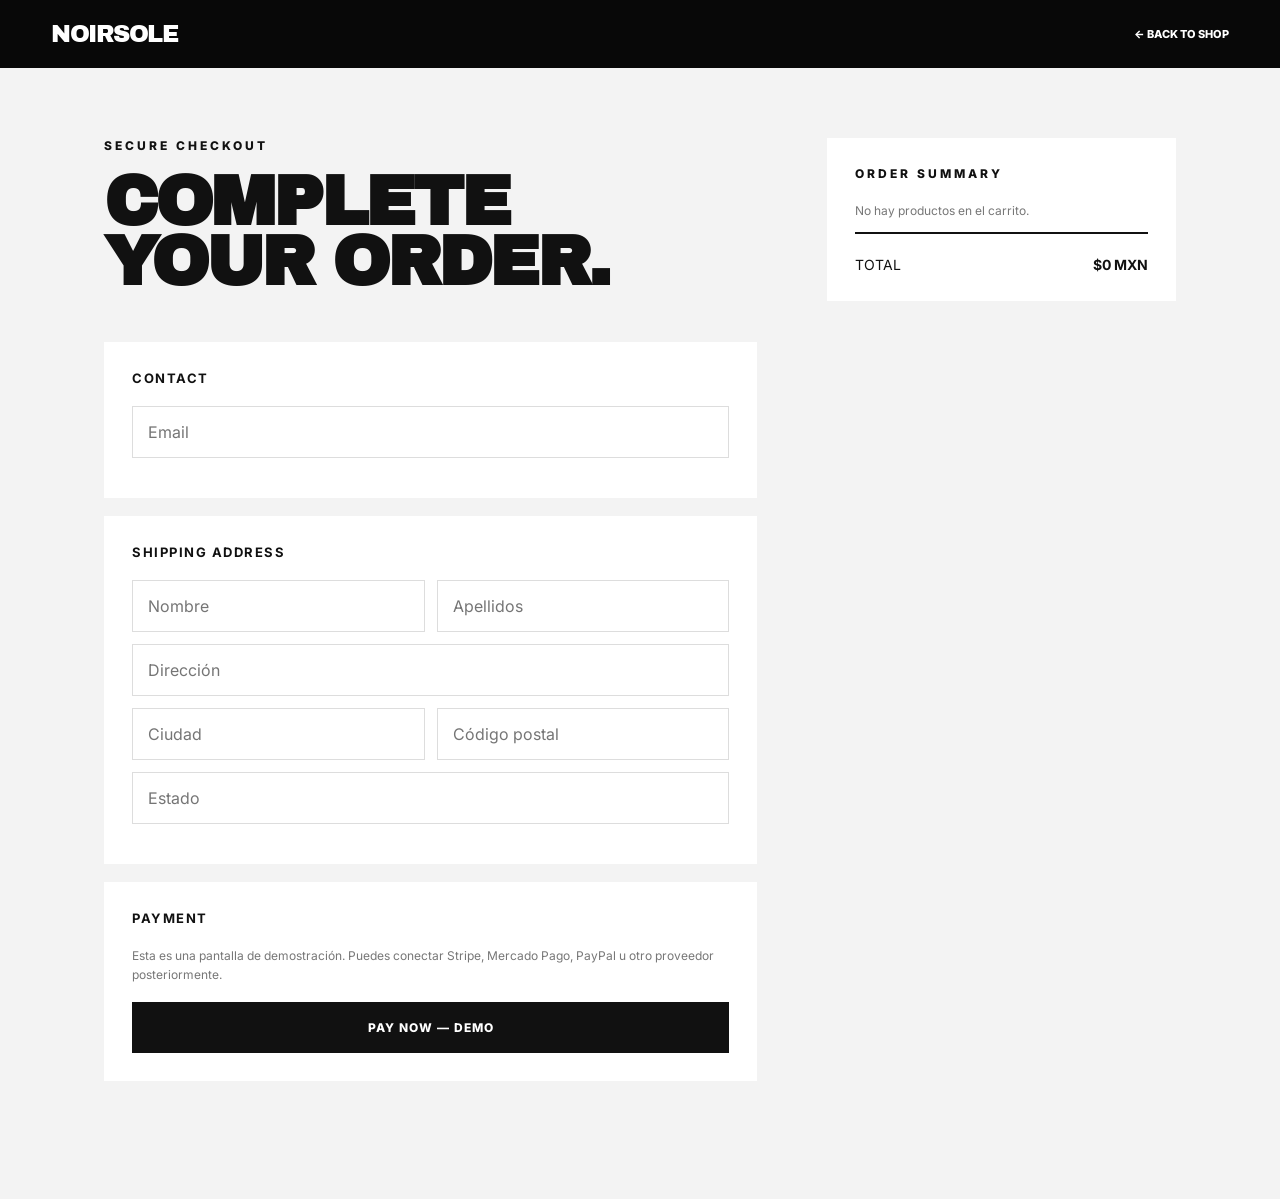
<file: checkout.html>
<!DOCTYPE html>
<html lang="es">
<head>
  <meta charset="UTF-8">
  <meta name="viewport" content="width=device-width, initial-scale=1.0">
  <title>Checkout — NOIRSOLE</title>
  <link rel="preconnect" href="https://fonts.googleapis.com">
  <link rel="preconnect" href="https://fonts.gstatic.com" crossorigin>
  <link href="https://fonts.googleapis.com/css2?family=Archivo+Black&family=Inter:wght@400;500;600;700;800&display=swap" rel="stylesheet">
  <link rel="stylesheet" href="style.css">
</head>
<body class="checkout-page">
  <header class="nav simple-nav">
    <a class="logo" href="index.html">NOIRSOLE</a>
    <a href="index.html" class="back-link">← BACK TO SHOP</a>
  </header>

  <main class="checkout">
    <div class="checkout-main">
      <p class="section-kicker">SECURE CHECKOUT</p>
      <h1>COMPLETE<br>YOUR ORDER.</h1>

      <div class="checkout-box">
        <h2>CONTACT</h2>
        <input type="email" placeholder="Email">
      </div>

      <div class="checkout-box">
        <h2>SHIPPING ADDRESS</h2>
        <div class="two-col">
          <input placeholder="Nombre">
          <input placeholder="Apellidos">
        </div>
        <input placeholder="Dirección">
        <div class="two-col">
          <input placeholder="Ciudad">
          <input placeholder="Código postal">
        </div>
        <input placeholder="Estado">
      </div>

      <div class="checkout-box">
        <h2>PAYMENT</h2>
        <p class="muted">Esta es una pantalla de demostración. Puedes conectar Stripe, Mercado Pago, PayPal u otro proveedor posteriormente.</p>
        <button class="fake-pay" onclick="alert('Demo: aquí conectarías tu proveedor de pagos.')">PAY NOW — DEMO</button>
      </div>
    </div>

    <aside class="order-summary">
      <p class="section-kicker">ORDER SUMMARY</p>
      <div id="checkoutItems"></div>
      <div class="summary-total"><span>TOTAL</span><strong id="checkoutTotal">$0 MXN</strong></div>
    </aside>
  </main>
  <script src="script.js"></script>
  <script>renderCheckout();</script>
</body>
</html>
</file>
<file: style.css>
*{box-sizing:border-box}html{scroll-behavior:smooth}body{margin:0;background:#080808;color:#f5f5f5;font-family:Inter,Arial,sans-serif}a{color:inherit;text-decoration:none}button,input{font:inherit}.nav{height:68px;position:absolute;top:0;left:0;right:0;z-index:10;display:flex;align-items:center;justify-content:space-between;padding:0 4vw;color:#fff}.logo{font-family:"Archivo Black",Impact,sans-serif;font-size:24px;letter-spacing:-1.5px}.nav nav{display:flex;gap:42px;font-size:12px;font-weight:800;letter-spacing:1.5px}.nav nav a:hover,.footer-links a:hover{opacity:.55}.nav-actions{display:flex;gap:18px;align-items:center}.icon-btn,.cart-btn{background:none;border:0;color:#fff;cursor:pointer}.icon-btn{font-size:29px}.cart-btn{font-size:11px;font-weight:800;letter-spacing:1px}.cart-btn span{background:#e21e2b;border-radius:20px;padding:2px 6px;margin-left:4px}.hero{min-height:720px;height:88vh;position:relative;display:flex;align-items:flex-end;padding:0 5vw 72px;background-image:url("https://images.unsplash.com/photo-1552346154-21d32810aba3?auto=format&fit=crop&w=2200&q=90");background-size:cover;background-position:center}.hero-overlay{position:absolute;inset:0;background:linear-gradient(90deg,rgba(0,0,0,.78),rgba(0,0,0,.18) 65%,rgba(0,0,0,.45))}.hero-content{position:relative;z-index:1;max-width:720px}.eyebrow,.section-kicker{font-size:12px;font-weight:800;letter-spacing:3px;color:#ff303d;margin:0 0 15px}.hero h1{font-family:"Archivo Black",Impact,sans-serif;font-size:clamp(68px,9vw,142px);line-height:.78;letter-spacing:-6px;margin:0 0 30px}.hero-copy{font-size:15px;max-width:430px;margin-bottom:28px;color:#ddd}.hero-buttons{display:flex;gap:14px}.btn{padding:17px 27px;font-size:12px;font-weight:800;letter-spacing:1.2px;border:1px solid #fff}.btn-light{background:#fff;color:#090909}.btn-outline{background:transparent}.section{padding:115px 5vw 90px}.section-heading{display:flex;justify-content:space-between;align-items:end;margin-bottom:50px}.section-heading h2{font-family:"Archivo Black",Impact,sans-serif;font-size:72px;line-height:.82;letter-spacing:-3px;margin:0}.section-heading h2 span{color:transparent;-webkit-text-stroke:1px #777}.section-heading>a{font-size:12px;font-weight:800;color:#ff303d}.products{display:grid;grid-template-columns:repeat(3,1fr);gap:20px}.product-card{min-width:0}.product-image{height:440px;position:relative;background:#161616;overflow:hidden}.product-image img{width:100%;height:100%;object-fit:cover;transition:transform .5s}.product-card:hover .product-image img{transform:scale(1.04)}.tag{position:absolute;top:15px;left:15px;background:#080808;color:#fff;padding:7px 10px;font-size:10px;font-weight:800;letter-spacing:1px}.product-info{display:flex;justify-content:space-between;gap:15px;padding:18px 0 14px}.product-info h3{font-size:13px;margin:0 0 5px;letter-spacing:1px}.product-info p{font-size:11px;color:#777;margin:0}.product-info strong{font-size:13px;white-space:nowrap}.add-btn{width:100%;padding:15px;border:1px solid #333;background:#111;color:#fff;font-size:11px;font-weight:800;letter-spacing:1px;cursor:pointer}.add-btn:hover{background:#fff;color:#000}.manifesto{display:grid;grid-template-columns:1.1fr .9fr;min-height:600px;background:#111}.manifesto-image{background:url("https://images.unsplash.com/photo-1608231387042-66d1773070a5?auto=format&fit=crop&w=1400&q=85") center/cover}.manifesto-text{display:flex;flex-direction:column;justify-content:center;padding:8vw}.manifesto-text h2{font-family:"Archivo Black",Impact,sans-serif;font-size:65px;line-height:.86;letter-spacing:-3px;margin:0 0 28px}.manifesto-text>p:not(.section-kicker){color:#aaa;line-height:1.8;max-width:430px}.text-link{margin-top:22px;font-size:12px;font-weight:800;color:#ff303d}.features{display:grid;grid-template-columns:repeat(3,1fr);border-top:1px solid #222;border-bottom:1px solid #222}.features>div{padding:55px 5vw;border-right:1px solid #222}.features>div:last-child{border-right:0}.features span{color:#ff303d;font-size:11px;font-weight:800}.features h3{font-family:"Archivo Black";font-size:28px;margin:22px 0 10px}.features p{color:#777;font-size:13px;line-height:1.6}footer{padding:55px 5vw;display:grid;grid-template-columns:1fr auto;gap:30px;color:#777}footer .logo{color:#fff;display:block;margin-bottom:12px}footer p{font-size:11px}.footer-links{display:flex;gap:25px;font-size:11px;font-weight:800;text-transform:uppercase}.copyright{grid-column:1/-1;border-top:1px solid #222;padding-top:25px}.cart-panel{position:fixed;right:0;top:0;bottom:0;width:min(440px,100%);background:#0d0d0d;z-index:30;padding:30px;transform:translateX(100%);transition:.3s;box-shadow:-20px 0 60px #0008}.cart-panel.open{transform:translateX(0)}.cart-backdrop{position:fixed;inset:0;background:#0008;z-index:29;display:none}.cart-backdrop.open{display:block}.cart-header{display:flex;justify-content:space-between;align-items:center;border-bottom:1px solid #292929;padding-bottom:20px}.cart-header h2{font-family:"Archivo Black";margin:0}.cart-header button{background:none;border:0;color:#fff;font-size:30px;cursor:pointer}.cart-items{padding:25px 0;min-height:200px}.cart-row{display:flex;justify-content:space-between;border-bottom:1px solid #222;padding:15px 0;font-size:13px}.empty{color:#666}.cart-total{display:flex;justify-content:space-between;border-top:1px solid #333;padding:20px 0;font-size:13px}.checkout-btn,.fake-pay{display:block;width:100%;background:#fff;color:#000;border:0;padding:18px;text-align:center;font-weight:800;font-size:12px;letter-spacing:1px;cursor:pointer}.checkout-page{background:#f3f3f3;color:#111}.simple-nav{position:relative;background:#080808}.checkout{max-width:1200px;margin:auto;padding:70px 5vw 100px;display:grid;grid-template-columns:1.5fr .8fr;gap:70px}.checkout h1{font-family:"Archivo Black";font-size:70px;line-height:.85;letter-spacing:-3px;margin:0 0 50px}.checkout-box{background:#fff;padding:28px;margin-bottom:18px}.checkout-box h2{font-size:13px;letter-spacing:1.5px;margin:0 0 20px}.checkout-box input{width:100%;border:1px solid #ddd;padding:15px;margin-bottom:12px;background:#fff}.two-col{display:grid;grid-template-columns:1fr 1fr;gap:12px}.muted{font-size:12px;color:#777;line-height:1.6}.fake-pay{margin-top:18px;background:#111;color:#fff}.order-summary{background:#fff;padding:28px;height:max-content;position:sticky;top:25px}.summary-row{display:flex;justify-content:space-between;border-bottom:1px solid #eee;padding:16px 0;font-size:13px}.summary-total{display:flex;justify-content:space-between;padding-top:22px;margin-top:10px;border-top:2px solid #111;font-size:14px}.back-link{font-size:11px;font-weight:800}.checkout .section-kicker{color:#111}.checkout .section-kicker{margin-bottom:20px}@media(max-width:800px){.nav nav{display:none}.hero{min-height:650px}.hero h1{font-size:70px}.products,.features,.manifesto,.checkout{grid-template-columns:1fr}.product-image{height:360px}.manifesto-image{min-height:400px}.section-heading h2{font-size:54px}.features>div{border-right:0;border-bottom:1px solid #222}.checkout{padding-top:50px;gap:30px}.checkout h1{font-size:52px}.order-summary{position:static}.two-col{grid-template-columns:1fr}footer{grid-template-columns:1fr}.footer-links{flex-wrap:wrap}}
</file>
